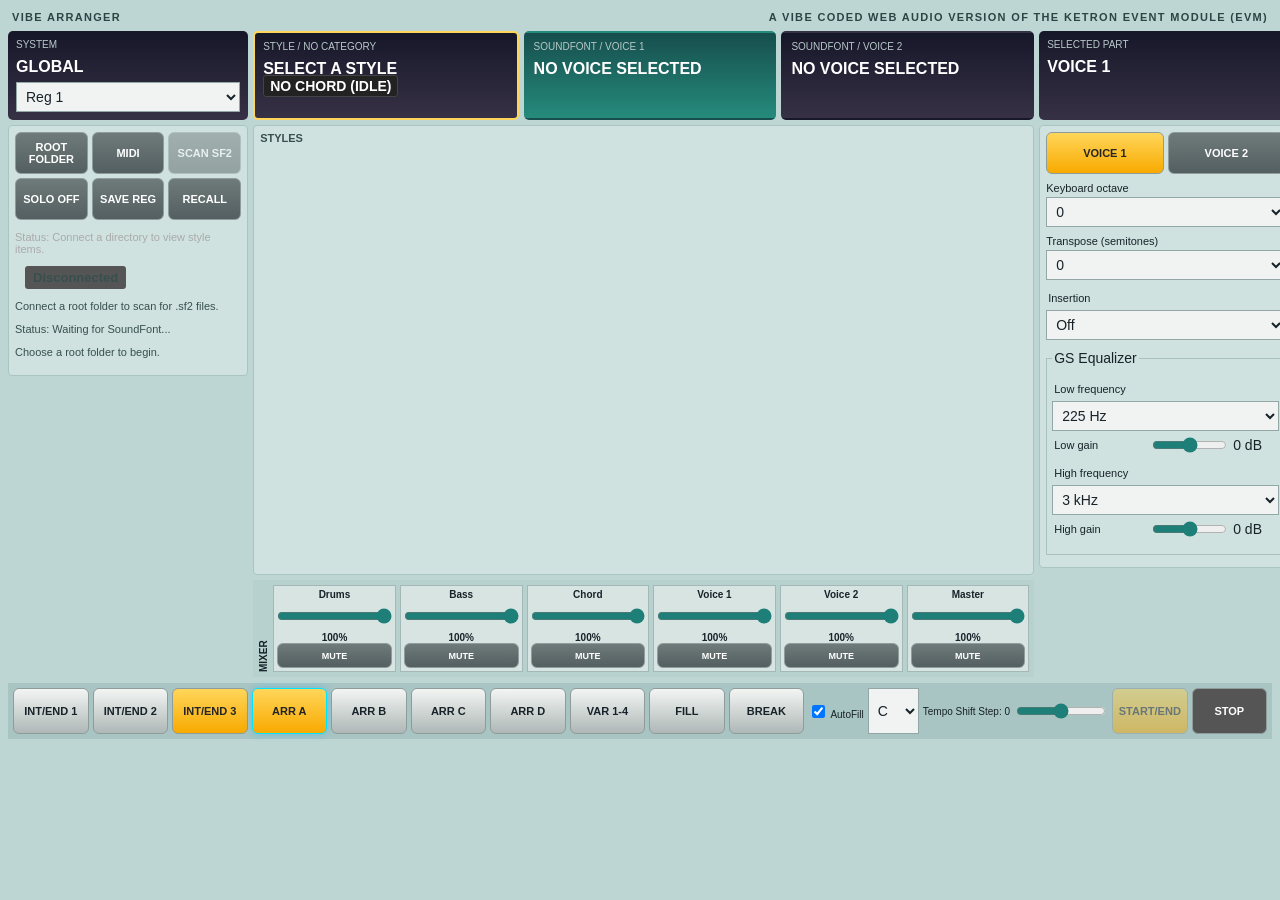
<file: index.html>
<!DOCTYPE html>
<html lang="en">
<head>
    <meta charset="UTF-8">
    <title>Vibe Arranger</title>
	<link rel="icon" type="image/x-icon" href="./favicon.png"> 
	<link rel="manifest"   href="./web-manifest.json" />		
    <script type="importmap">
    {
        "imports": {
            "spessasynth_core": "./spessasynth/spessasynth_core.js",
            "fflate": "./spessasynth/fflate.js",
            "stb-vorbis": "./spessasynth/stb-vorbis.js"
        }
    }
    </script>	
    <link rel="stylesheet" href="./index.css">
    <link rel="stylesheet" href="./console.css">
</head>
<body>
    <h1>🎹 Vibe Arranger</h1>
    <p>A vibe coded web audio version of the Ketron Event Module (EVM)</p>

    <!-- STORAGE PICKER -->
    <div class="box">
        <h3>1. Connect Storage Folder</h3>
        <button id="btn-link-dir">Select Ketron Root Folder</button>
        <p id="txt-dir" style="color: #aaa;">Status: Connect a directory to view style items.</p>
        
        <div id="file-display" class="file-list" style="display:none;">
            <strong>Select a `.KST` File to Analyze:</strong>
            <div id="kst-items"></div>
        </div>
        <button class="btn-solo" id="btn-solo">SOLO OFF</button>		
        <button class="btn-neouke" id="btn-neouke">NeoUke</button>			
    </div>

    <!-- TARGET EXTRACTOR CONTROL -->
    <div class="box">
        <h3>2. KSHP Header Memory Assignment</h3>
        <button id="btn-parse" style="display:none" disabled>Inspect & Extract KSHP Block Boundaries</button>
        
        <div class="data-card">
            <div>⏱️ Native Track Tempo: <span id="out-tempo" class="highlight">-- BPM</span></div><br>
            <div>🥁 LiveDrum Subfolder Path: <span id="out-drum" class="highlight">--</span></div><br><br>
            <div>🎸 RealBass ARRA Subfolder Path: <span id="out-bass1" class="highlight">--</span></div>
            <div>🎸 RealBass ARRB Subfolder Path: <span id="out-bass2" class="highlight">--</span></div>
            <div>🎸 RealBass ARRC Subfolder Path: <span id="out-bass3" class="highlight">--</span></div>
            <div>🎸 RealBass ARRD Subfolder Path: <span id="out-bass4" class="highlight">--</span></div><br>
            <div>🎹 RealChord ARRA Subfolder Path: <span id="out-chord1" class="highlight">--</span></div>
            <div>🎹 RealChord ARRB Subfolder Path: <span id="out-chord2" class="highlight">--</span></div>
            <div>🎹 RealChord ARRC Subfolder Path: <span id="out-chord3" class="highlight">--</span></div>
            <div>🎹 RealChord ARRD Subfolder Path: <span id="out-chord4" class="highlight">--</span></div><br>
        </div>
    </div>
	
	<div class="box">
		<h3>3. Sound Font Synth</h3>
		<p>Choose a SoundFont from the connected root folder or upload one directly.</p>
		<button id="btn-scan-sf2" disabled>Scan Root for SoundFonts</button>
		<label for="sf2-picker">SoundFont:</label>
		<select id="sf2-picker" disabled><option value="">Scan the root folder first</option></select>
		<p id="sf2-scan-status" role="status">Connect a root folder to scan for .sf2 files.</p>
		
		<!-- File Input -->
		<input type="file" id="sf2-input" accept=".sf2">
		
		<!-- Note Play Trigger -->
		<button id="sf2-play-btn" disabled>Play Test Note (C4 Piano)</button>
		
		<!-- Status Readout -->
		<div id="status">Status: Waiting for SoundFont...</div>
	</div>	

    <!-- MIDI HARDWARE ENGINE HUB -->
    <div class="box">
        <h3>4. Hardware Connection</h3>
        <button id="btn-midi-init">Initialize Browser Web MIDI Drivers</button>
        <span id="midi-status" class="badge" style="background:#555;">Disconnected</span>
    </div>

    <div class="box">
        <h3>5. Pitch-Compensated Loop Sync Engine</h3>
        <label>Arranger Key: </label>
        <select id="ctrl-key">
            <option value="C">C</option><option value="C#">C#</option><option value="D">D</option>
            <option value="D#">D#</option><option value="E">E</option><option value="F">F</option>
            <option value="F#">F#</option><option value="G">G</option><option value="G#">G#</option>
            <option value="A">A</option><option value="A#">A#</option><option value="B">B</option>
        </select>
        
        <br><br>
        <label id="lbl-tempo">Tempo Shift Step: 0</label><br>
        <input type="range" id="ctrl-tempo" min="-6" max="6" value="0" step="1">

        <br><br>
        <button id="btn-play" style="background: #555; color: #fff;">START</button>
        <button id="btn-stop" style="background: #555; color: #fff;">STOP</button>
    </div>
	
    <!-- LIVE CHORD SCANNER MONITOR -->
    <div class="box">
        <h3>6. Full-Keyboard Arranger State</h3>
        <p>Play individual melody notes anywhere (lights up <span class="badge bg-melody">Green</span>). Strike a 3+ note chord voicing anywhere to drive accompaniment changes (lights up <span class="badge bg-chord">Red</span>).</p>
        
        <div class="data-card">
            <div>🎼 Detected Accompaniment Chord: <span id="out-chord" class="highlight">NO CHORD (IDLE)</span></div>
            <div style="margin-top: 8px;">💿 Target Loop Asset Mapping: <span id="out-asset" class="highlight">--</span></div>
        </div>

        <!-- VISUAL HARDWARE MONITOR LAYER -->
        <div class="kbd-matrix" id="virtual-keyboard"></div>
		
		<div class="data-card">
			<h3>🕹️ Arranger Style Variations</h3>
			<div class="variation-rack">
				<button class="btn-var active" onclick="setVariationLetter(0)">ARR A</button>
				<button class="btn-var" onclick="setVariationLetter(1)">ARR B</button>
				<button class="btn-var" onclick="setVariationLetter(2)">ARR C</button>
				<button class="btn-var" onclick="setVariationLetter(3)">ARR D</button>
				<button id="btn-arr-x" aria-pressed="false" onclick="toggleAltVariation()">VAR 1-4</button>
				<button id="btn-fil-x" onclick="playFillX()">FILL</button>
				<button id="btn-brk-x" onclick="playBreakX()">BREAK</button>
			</div>
			<p><label><input type="checkbox" checked id="auto-fill"> AutoFill</label></p>
		</div>			
    </div>
	
    <div class="box">
        <h3>7. Mixer</h3>
        <p>Track levels apply to live playback, including loop transitions and the SoundFont synth.</p>
        <div class="control-row"><label for="volume-drums">Drums</label><input id="volume-drums" type="range" min="0" max="100" value="100"><output id="level-drums">100%</output><button id="mute-drums" aria-pressed="false">Mute drums</button></div>
        <div class="control-row"><label for="volume-bass">Bass</label><input id="volume-bass" type="range" min="0" max="100" value="100"><output id="level-bass">100%</output><button id="mute-bass" aria-pressed="false">Mute bass</button></div>
        <div class="control-row"><label for="volume-chords">Chord</label><input id="volume-chords" type="range" min="0" max="100" value="100"><output id="level-chords">100%</output><button id="mute-chords" aria-pressed="false">Mute chord</button></div>
        <div class="control-row"><label for="volume-synth">Synth</label><input id="volume-synth" type="range" min="0" max="100" value="100"><output id="level-synth">100%</output><button id="mute-synth" aria-pressed="false">Mute synth</button></div>
        <div class="control-row"><label for="volume-master">Master</label><input id="volume-master" type="range" min="0" max="100" value="100"><output id="level-master">100%</output><button id="mute-master" aria-pressed="false">Mute master</button></div>
    </div>

    <div class="box">
        <h3>8. Synth Effects</h3>
        <p>One insertion effect at a time applies to the SoundFont synth, not the audio loops. Selecting Symphonic switches to XG mode; GS EQ is unavailable in that mode.</p>
        <div class="control-row">
            <label for="effect-type">Insertion</label>
            <select id="effect-type">
                <option value="0">Off</option>
                <option value="293">Tremolo</option><option value="294">Auto Pan</option>
                <option value="288">Phaser</option><option value="289">Auto Wah</option>
                <option value="290">Rotary Speaker</option><option value="symphonic">Symphonic (XG)</option>
                <option value="273">Distortion</option><option value="272">Overdrive</option>
            </select>
        </div>
        <fieldset id="gs-eq">
            <legend>GS Equalizer</legend>
            <div class="control-row"><label for="eq-low-frequency">Low frequency</label><select id="eq-low-frequency"><option value="0">225 Hz</option><option value="1">425 Hz</option></select><label for="eq-low-gain">Low gain</label><input id="eq-low-gain" type="range" min="-12" max="12" value="0"><output id="eq-low-output">0 dB</output></div>
            <div class="control-row"><label for="eq-high-frequency">High frequency</label><select id="eq-high-frequency"><option value="0">3 kHz</option><option value="1">6 kHz</option></select><label for="eq-high-gain">High gain</label><input id="eq-high-gain" type="range" min="-12" max="12" value="0"><output id="eq-high-output">0 dB</output></div>
        </fieldset>
    </div>

    <h3>System Output Log</h3>
    <div id="log-window" class="log">Engine waiting to initialize...</div>

	<script src="./console-layout.js"></script>
	<script type="module" src="./index.js"></script>
</body>
</html>
</file>
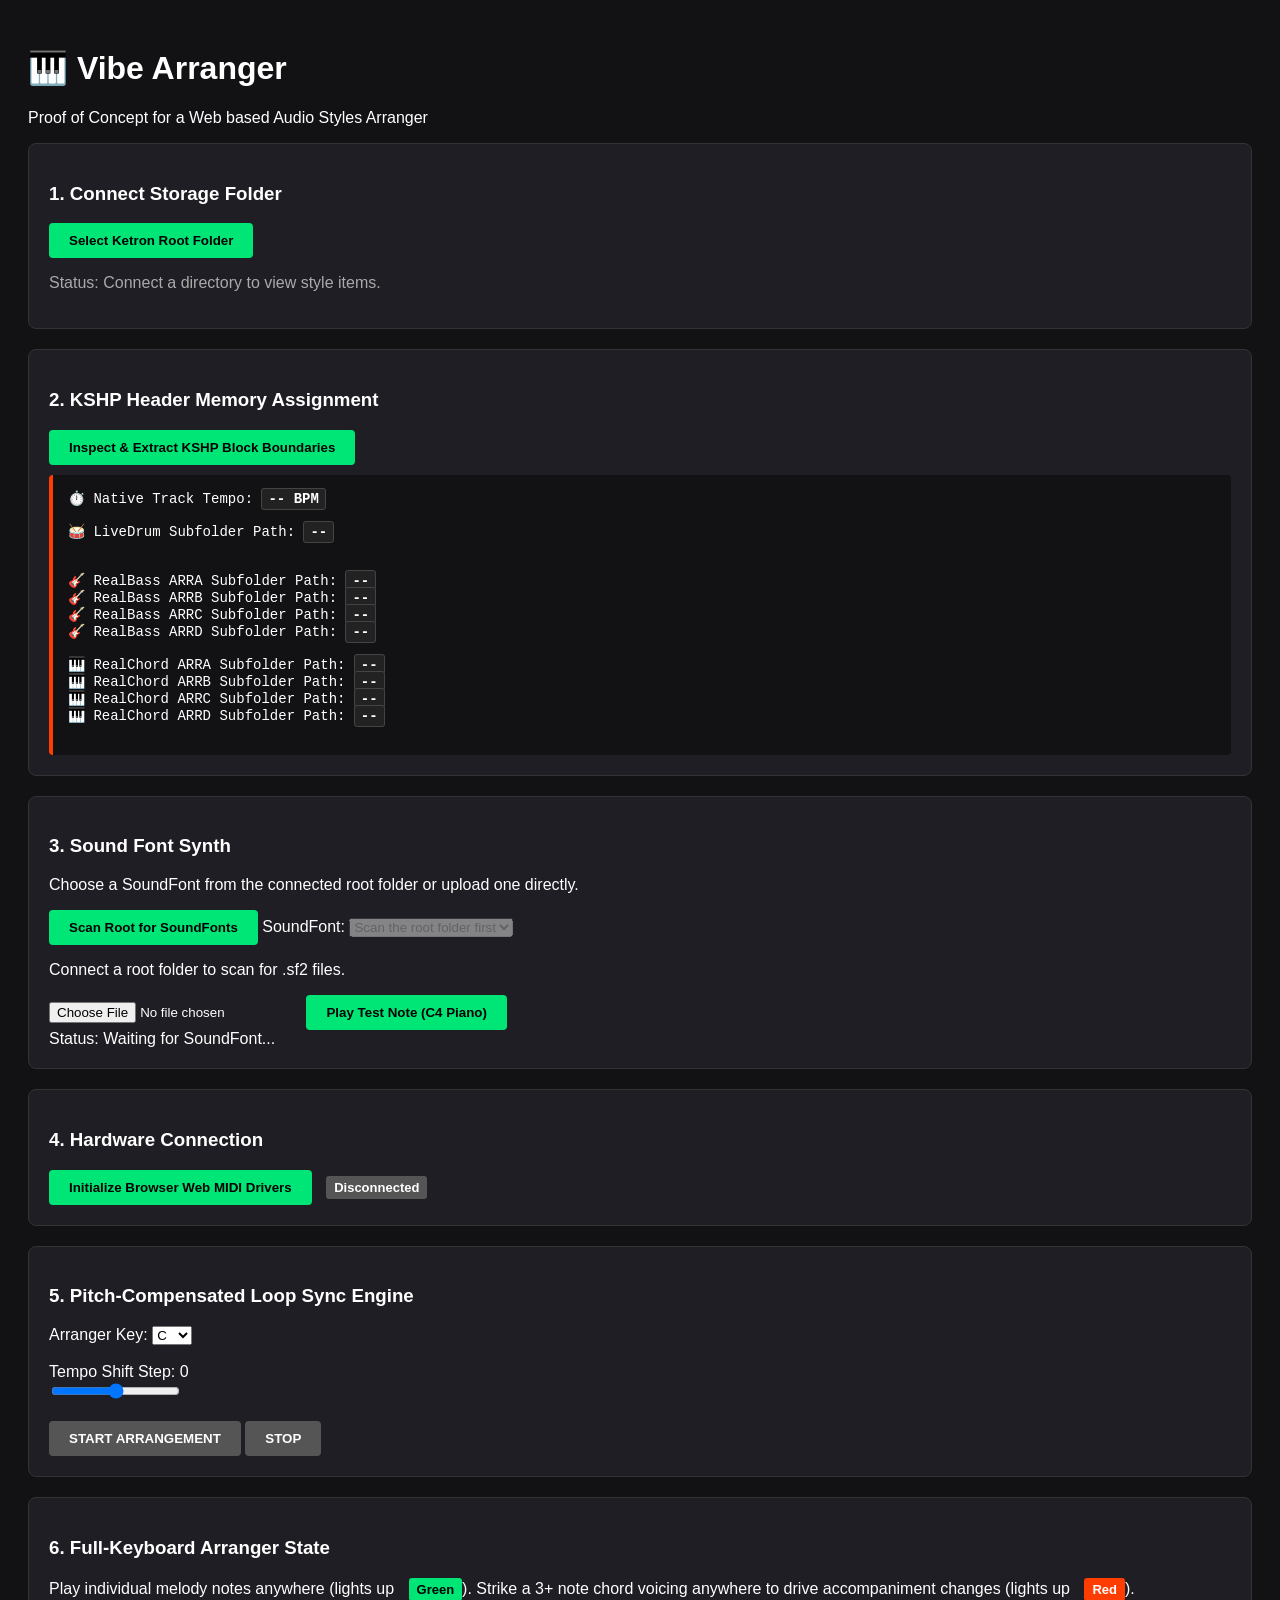
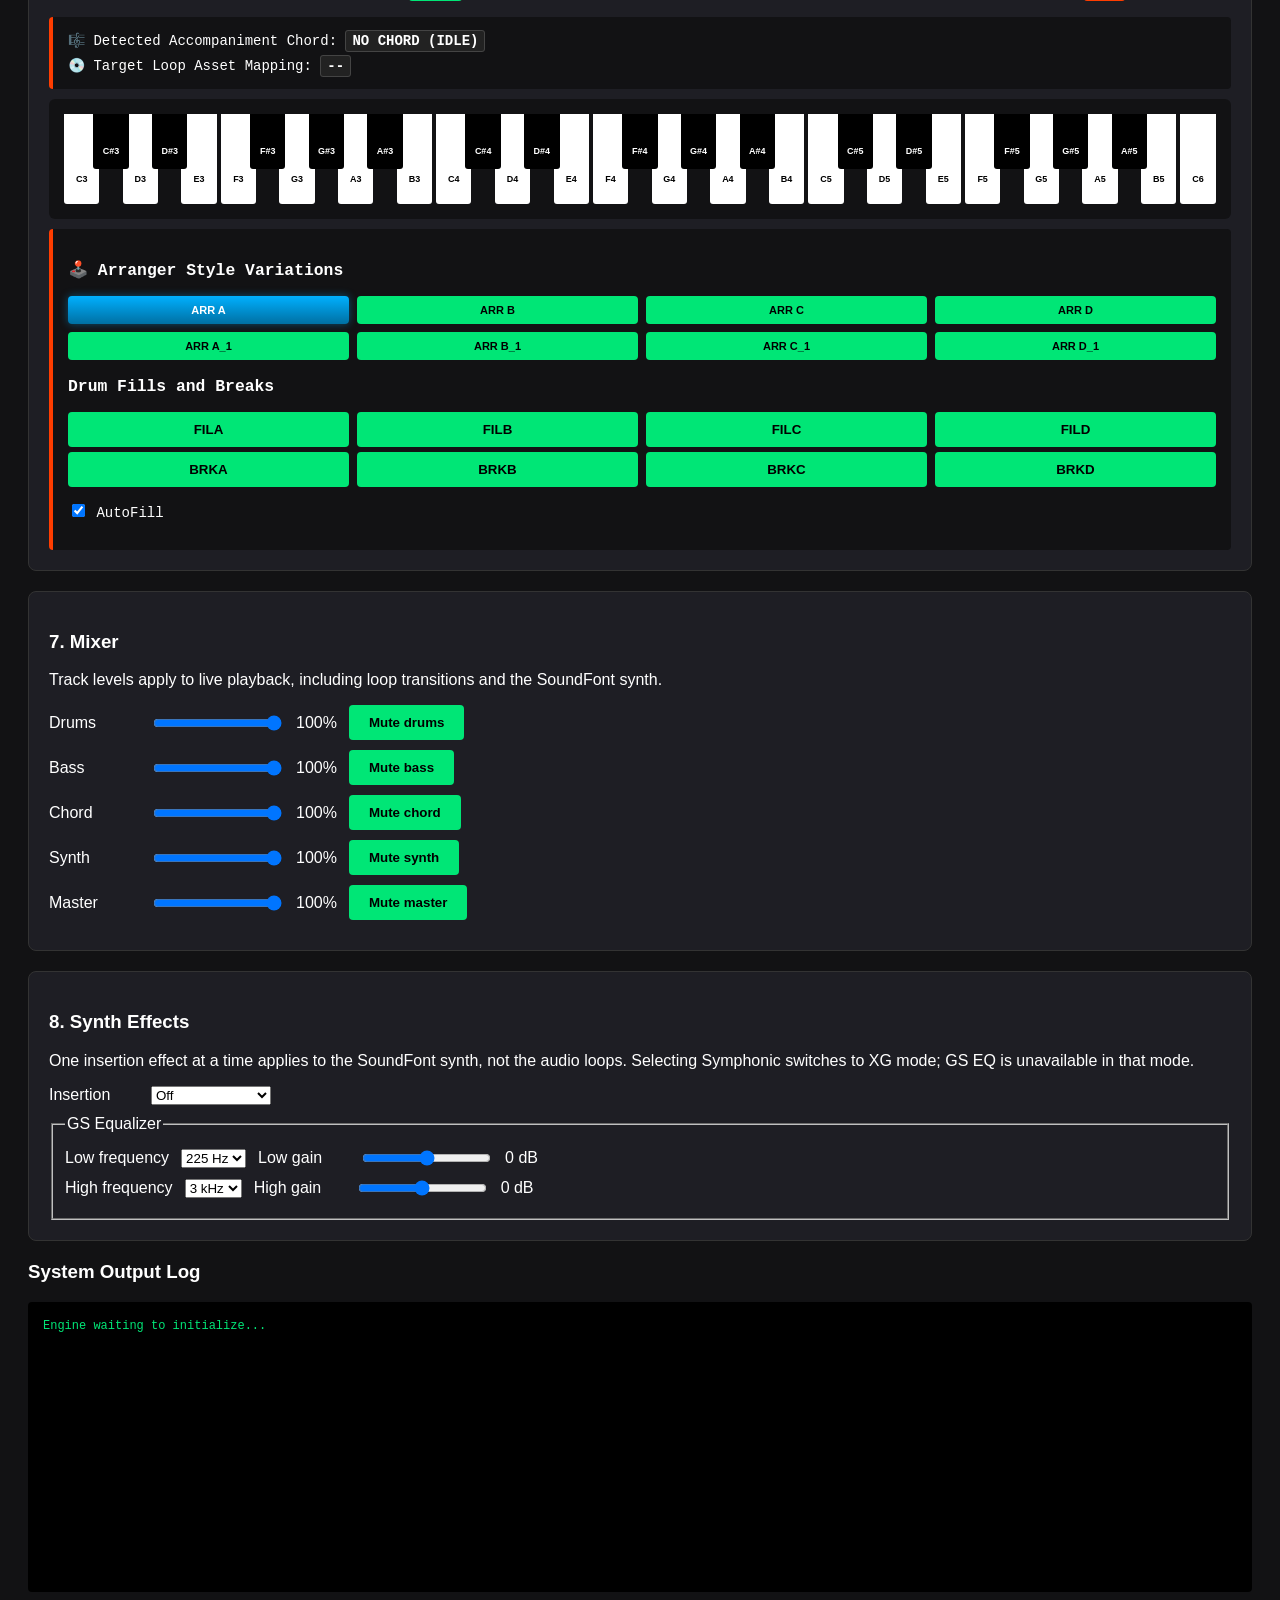
<file: debug.html>
<!DOCTYPE html>
<html lang="en">
<head>
    <meta charset="UTF-8">
    <title>VibeArranger</title>
	<link rel="icon" type="image/x-icon" href="./favicon.png"> 
	<link rel="manifest"   href="./web-manifest.json" />		
    <script type="importmap">
    {
        "imports": {
            "spessasynth_core": "./spessasynth/spessasynth_core.js",
            "fflate": "./spessasynth/fflate.js",
            "stb-vorbis": "./spessasynth/stb-vorbis.js"
        }
    }
    </script>	
    <style>
        body { background: #121214; color: #fff; font-family: sans-serif; padding: 20px; }
        .box { background: #1e1e24; padding: 20px; border-radius: 8px; margin-bottom: 20px; border: 1px solid #333; }
        button { background: #00e676; color: #000; font-weight: bold; padding: 10px 20px; border: none; border-radius: 4px; cursor: pointer; }
        .log { background: #000; color: #00e676; padding: 15px; font-family: monospace; border-radius: 4px; height: 260px; overflow-y: auto; font-size: 12px; line-height: 1.5; }
        .file-list { margin-top: 10px; background: #2a2a32; padding: 10px; border-radius: 4px; font-size: 13px; max-height: 150px; overflow-y: auto;}
        .genre-tag { color: #00e676; font-weight: bold; font-size: 11px; text-transform: uppercase; background: #121214; padding: 2px 6px; border-radius: 3px; margin-right: 5px;}
        .data-card { background: #121214; padding: 15px; border-radius: 4px; margin-top: 10px; border-left: 4px solid #00e676; font-family: monospace; }
        .highlight { color: #fff; font-weight: bold; background: #222; padding: 2px 6px; border-radius: 3px; border: 1px solid #444; }
        .hex-view { background: #050505; color: #aaa; padding: 10px; border-radius: 4px; font-size: 11px; max-height: 120px; overflow-y: auto; margin-top: 10px; }
        .kbd-matrix { display: flex; gap: 4px; background: #121214; padding: 15px; border-radius: 6px; margin-top: 10px; overflow-x: auto; }
        .key { flex: 1; min-width: 25px; height: 90px; background: #fff; color: #000; text-align: center; line-height: 130px; font-size: 9px; font-weight: bold; border-radius: 0 0 3px 3px; cursor: pointer; position: relative; }
        .key.black { background: #000; color: #fff; height: 55px; margin-right: -10px; margin-left: -10px; z-index: 2; min-width: 16px; line-height: 75px;}
        .key.active-melody { background: #00e676 !important; color: #000; }
        .key.active-chord { background: #ff3d00 !important; color: #fff; }
        .badge { display: inline-block; padding: 4px 8px; border-radius: 3px; font-size: 13px; font-weight: bold; margin-left: 10px; }
        .bg-chord { background: #ff3d00; color: #fff; }
        .bg-melody { background: #00e676; color: #000; }
        .data-card { background: #121214; padding: 15px; border-radius: 4px; margin-top: 10px; border-left: 4px solid #ff3d00; font-family: monospace; font-size: 14px; }
        .variation-rack {display: grid;  grid-template-columns: repeat(4, 1fr); gap: 8px; margin-top: 5px; }		
        .btn-var {font-size: 11px;  padding: 8px;  border-color: #333; }
        .btn-var.active {background: linear-gradient(180deg, #00b0ff 0%, #0070a3 100%); border-color: #00e5ff;  color: #fff; box-shadow: 0 0 8px rgba(0, 176, 255, 0.4);}    
        .control-row { display: flex; align-items: center; flex-wrap: wrap; gap: 12px; margin: 10px 0; }
        .control-row label { min-width: 90px; }
        button[aria-pressed="true"] { background: #ff7043; }
	</style>
</head>
<body>

    <h1>🎹 Vibe Arranger</h1>
    <p>Proof of Concept for a Web based Audio Styles Arranger</p>

    <!-- STORAGE PICKER -->
    <div class="box">
        <h3>1. Connect Storage Folder</h3>
        <button id="btn-link-dir">Select Ketron Root Folder</button>
        <p id="txt-dir" style="color: #aaa;">Status: Connect a directory to view style items.</p>
        
        <div id="file-display" class="file-list" style="display:none;">
            <strong>Select a `.KST` File to Analyze:</strong>
            <div id="kst-items"></div>
        </div>
    </div>

    <!-- TARGET EXTRACTOR CONTROL -->
    <div class="box">
        <h3>2. KSHP Header Memory Assignment</h3>
        <button id="btn-parse" disabled>Inspect & Extract KSHP Block Boundaries</button>
        
        <div class="data-card">
            <div>⏱️ Native Track Tempo: <span id="out-tempo" class="highlight">-- BPM</span></div><br>
            <div>🥁 LiveDrum Subfolder Path: <span id="out-drum" class="highlight">--</span></div><br><br>
            <div>🎸 RealBass ARRA Subfolder Path: <span id="out-bass1" class="highlight">--</span></div>
            <div>🎸 RealBass ARRB Subfolder Path: <span id="out-bass2" class="highlight">--</span></div>
            <div>🎸 RealBass ARRC Subfolder Path: <span id="out-bass3" class="highlight">--</span></div>
            <div>🎸 RealBass ARRD Subfolder Path: <span id="out-bass4" class="highlight">--</span></div><br>
            <div>🎹 RealChord ARRA Subfolder Path: <span id="out-chord1" class="highlight">--</span></div>
            <div>🎹 RealChord ARRB Subfolder Path: <span id="out-chord2" class="highlight">--</span></div>
            <div>🎹 RealChord ARRC Subfolder Path: <span id="out-chord3" class="highlight">--</span></div>
            <div>🎹 RealChord ARRD Subfolder Path: <span id="out-chord4" class="highlight">--</span></div><br>
        </div>
    </div>
	
	<div class="box">
		<h3>3. Sound Font Synth</h3>
		<p>Choose a SoundFont from the connected root folder or upload one directly.</p>
		<button id="btn-scan-sf2" disabled>Scan Root for SoundFonts</button>
		<label for="sf2-picker">SoundFont:</label>
		<select id="sf2-picker" disabled><option value="">Scan the root folder first</option></select>
		<p id="sf2-scan-status" role="status">Connect a root folder to scan for .sf2 files.</p>
		
		<!-- File Input -->
		<input type="file" id="sf2-input" accept=".sf2">
		
		<!-- Note Play Trigger -->
		<button id="sf2-play-btn" disabled>Play Test Note (C4 Piano)</button>
		
		<!-- Status Readout -->
		<div id="status">Status: Waiting for SoundFont...</div>
	</div>	

    <!-- MIDI HARDWARE ENGINE HUB -->
    <div class="box">
        <h3>4. Hardware Connection</h3>
        <button id="btn-midi-init">Initialize Browser Web MIDI Drivers</button>
        <span id="midi-status" class="badge" style="background:#555;">Disconnected</span>
    </div>

    <div class="box">
        <h3>5. Pitch-Compensated Loop Sync Engine</h3>
        <label>Arranger Key: </label>
        <select id="ctrl-key">
            <option value="C">C</option><option value="C#">C#</option><option value="D">D</option>
            <option value="D#">D#</option><option value="E">E</option><option value="F">F</option>
            <option value="F#">F#</option><option value="G">G</option><option value="G#">G#</option>
            <option value="A">A</option><option value="A#">A#</option><option value="B">B</option>
        </select>
        
        <br><br>
        <label id="lbl-tempo">Tempo Shift Step: 0</label><br>
        <input type="range" id="ctrl-tempo" min="-6" max="6" value="0" step="1">

        <br><br>
        <button id="btn-play" style="background: #555; color: #fff;">START ARRANGEMENT</button>
        <button id="btn-stop" style="background: #555; color: #fff;">STOP</button>
    </div>
	
    <!-- LIVE CHORD SCANNER MONITOR -->
    <div class="box">
        <h3>6. Full-Keyboard Arranger State</h3>
        <p>Play individual melody notes anywhere (lights up <span class="badge bg-melody">Green</span>). Strike a 3+ note chord voicing anywhere to drive accompaniment changes (lights up <span class="badge bg-chord">Red</span>).</p>
        
        <div class="data-card">
            <div>🎼 Detected Accompaniment Chord: <span id="out-chord" class="highlight">NO CHORD (IDLE)</span></div>
            <div style="margin-top: 8px;">💿 Target Loop Asset Mapping: <span id="out-asset" class="highlight">--</span></div>
        </div>

        <!-- VISUAL HARDWARE MONITOR LAYER -->
        <div class="kbd-matrix" id="virtual-keyboard"></div>
		
		<div class="data-card">
			<h3>🕹️ Arranger Style Variations</h3>
			<div class="variation-rack">
				<button class="btn-var active" onclick="setVariation(0)">ARR A</button>
				<button class="btn-var" onclick="setVariation(1)">ARR B</button>
				<button class="btn-var" onclick="setVariation(2)">ARR C</button>
				<button class="btn-var" onclick="setVariation(3)">ARR D</button>			
			</div>
			<div class="variation-rack" style="margin-top: 8px;">
				<button class="btn-var" onclick="setVariation(4)">ARR A_1</button>	
				<button class="btn-var" onclick="setVariation(5)">ARR B_1</button>			
				<button class="btn-var" onclick="setVariation(6)">ARR C_1</button>
				<button class="btn-var" onclick="setVariation(7)">ARR D_1</button>
			</div>
			<h3>Drum Fills and Breaks</h3>
			<div class="variation-rack">
				<button onclick="playDrumFill('FILA')">FILA</button>
				<button onclick="playDrumFill('FILB')">FILB</button>
				<button onclick="playDrumFill('FILC')">FILC</button>
				<button onclick="playDrumFill('FILD')">FILD</button>
			</div>
			<div class="variation-rack">
				<button onclick="playDrumFill('BRKA')">BRKA</button>
				<button onclick="playDrumFill('BRKB')">BRKB</button>
				<button onclick="playDrumFill('BRKC')">BRKC</button>
				<button onclick="playDrumFill('BRKD')">BRKD</button>
			</div>
			<p><label><input type="checkbox" checked id="auto-fill"> AutoFill</label></p>
		</div>			
    </div>
	
    <div class="box">
        <h3>7. Mixer</h3>
        <p>Track levels apply to live playback, including loop transitions and the SoundFont synth.</p>
        <div class="control-row"><label for="volume-drums">Drums</label><input id="volume-drums" type="range" min="0" max="100" value="100"><output id="level-drums">100%</output><button id="mute-drums" aria-pressed="false">Mute drums</button></div>
        <div class="control-row"><label for="volume-bass">Bass</label><input id="volume-bass" type="range" min="0" max="100" value="100"><output id="level-bass">100%</output><button id="mute-bass" aria-pressed="false">Mute bass</button></div>
        <div class="control-row"><label for="volume-chords">Chord</label><input id="volume-chords" type="range" min="0" max="100" value="100"><output id="level-chords">100%</output><button id="mute-chords" aria-pressed="false">Mute chord</button></div>
        <div class="control-row"><label for="volume-synth">Synth</label><input id="volume-synth" type="range" min="0" max="100" value="100"><output id="level-synth">100%</output><button id="mute-synth" aria-pressed="false">Mute synth</button></div>
        <div class="control-row"><label for="volume-master">Master</label><input id="volume-master" type="range" min="0" max="100" value="100"><output id="level-master">100%</output><button id="mute-master" aria-pressed="false">Mute master</button></div>
    </div>

    <div class="box">
        <h3>8. Synth Effects</h3>
        <p>One insertion effect at a time applies to the SoundFont synth, not the audio loops. Selecting Symphonic switches to XG mode; GS EQ is unavailable in that mode.</p>
        <div class="control-row">
            <label for="effect-type">Insertion</label>
            <select id="effect-type">
                <option value="0">Off</option>
                <option value="293">Tremolo</option><option value="294">Auto Pan</option>
                <option value="288">Phaser</option><option value="289">Auto Wah</option>
                <option value="290">Rotary Speaker</option><option value="symphonic">Symphonic (XG)</option>
                <option value="273">Distortion</option><option value="272">Overdrive</option>
            </select>
        </div>
        <fieldset id="gs-eq">
            <legend>GS Equalizer</legend>
            <div class="control-row"><label for="eq-low-frequency">Low frequency</label><select id="eq-low-frequency"><option value="0">225 Hz</option><option value="1">425 Hz</option></select><label for="eq-low-gain">Low gain</label><input id="eq-low-gain" type="range" min="-12" max="12" value="0"><output id="eq-low-output">0 dB</output></div>
            <div class="control-row"><label for="eq-high-frequency">High frequency</label><select id="eq-high-frequency"><option value="0">3 kHz</option><option value="1">6 kHz</option></select><label for="eq-high-gain">High gain</label><input id="eq-high-gain" type="range" min="-12" max="12" value="0"><output id="eq-high-output">0 dB</output></div>
        </fieldset>
    </div>

    <h3>System Output Log</h3>
    <div id="log-window" class="log">Engine waiting to initialize...</div>

	<script type="module">
		import { WorkletSynthesizer } from "./spessasynth/spessasynth_lib.js";
		import { MIDIUtils } from "spessasynth_core";

		const sf2Input = document.getElementById("sf2-input");
		const sf2PlayBtn = document.getElementById("sf2-play-btn");
		const statusDiv = document.getElementById("status");
		
		let synth = null;
        let audioCtx = null;
        let mixer = null;
        let workletModule = null;
        let soundFontQueue = Promise.resolve();
        let soundFontRequest = 0;
        let soundFontHandles = [];
        let scanRequest = 0;
        let synthEffectMode = null;

        const mixerState = Object.fromEntries(['drums', 'bass', 'chords', 'synth', 'master'].map(name => [name, { volume: 1, muted: false }]));
        function ensureMixer() {
            if (mixer) return mixer;
            mixer = {};
            for (const name of Object.keys(mixerState)) {
                mixer[name] = audioCtx.createGain();
                mixer[name].gain.value = mixerState[name].muted ? 0 : mixerState[name].volume;
            }
            mixer.master.connect(audioCtx.destination);
            for (const name of ['drums', 'bass', 'chords', 'synth']) mixer[name].connect(mixer.master);
            return mixer;
        }

        for (const name of Object.keys(mixerState)) {
            const slider = document.getElementById(`volume-${name}`);
            const mute = document.getElementById(`mute-${name}`);
            const update = () => {
                document.getElementById(`level-${name}`).textContent = `${Math.round(mixerState[name].volume * 100)}%`;
                mute.setAttribute('aria-pressed', String(mixerState[name].muted));
                if (mixer) mixer[name].gain.setValueAtTime(mixerState[name].muted ? 0 : mixerState[name].volume, audioCtx.currentTime);
            };
            slider.addEventListener('input', () => { mixerState[name].volume = Number(slider.value) / 100; update(); });
            mute.addEventListener('click', () => { mixerState[name].muted = !mixerState[name].muted; update(); });
        }

        function applySynthEffects(target) {
            const effect = document.getElementById('effect-type').value;
            const xg = effect === 'symphonic';
            document.getElementById('gs-eq').disabled = xg;
            if (!target) return;
            const mode = xg ? 'xg' : 'gs';
            if (synthEffectMode !== mode) {
                target.systemExclusive(xg ? MIDIUtils.xg(0, 0, 126, [0]) : MIDIUtils.gs(64, 0, 127, [0]));
                synthEffectMode = mode;
            }
            if (xg) {
                target.systemExclusive(MIDIUtils.xg(3, 0, 0, [0x44, 0]));
                target.systemExclusive(MIDIUtils.xg(3, 0, 12, [0]));
            } else {
                const type = Number(effect);
                target.systemExclusive(MIDIUtils.gs(64, 3, 0, [type >> 8, type & 127]));
                target.systemExclusive(MIDIUtils.gs(64, 0x41, 0x22, [type ? 1 : 0]));
                target.systemExclusive(MIDIUtils.gs(64, 0x41, 0x20, [1]));
                applyEqualizer(target);
            }
        }

        function applyEqualizer(target) {
            if (!target || document.getElementById('effect-type').value === 'symphonic') return;
            const values = [
                Number(document.getElementById('eq-low-frequency').value),
                Number(document.getElementById('eq-low-gain').value) + 64,
                Number(document.getElementById('eq-high-frequency').value),
                Number(document.getElementById('eq-high-gain').value) + 64
            ];
            values.forEach((value, address) => target.systemExclusive(MIDIUtils.gs(64, 2, address, [value])));
        }
        document.getElementById('effect-type').addEventListener('change', () => applySynthEffects(synth));
        for (const id of ['eq-low-frequency', 'eq-low-gain', 'eq-high-frequency', 'eq-high-gain']) {
            document.getElementById(id).addEventListener('input', () => {
                document.getElementById('eq-low-output').textContent = `${document.getElementById('eq-low-gain').value} dB`;
                document.getElementById('eq-high-output').textContent = `${document.getElementById('eq-high-gain').value} dB`;
                applyEqualizer(synth);
            });
        }

        function loadSoundFont(getFile) {
            const request = ++soundFontRequest;
            soundFontQueue = soundFontQueue.then(async () => {
                if (request !== soundFontRequest) return;
                let newSynth = null;
                statusDiv.innerText = "Status: Reading SoundFont...";
                sf2PlayBtn.disabled = true;
                try {
                const file = await getFile();
				const arrayBuffer = await file.arrayBuffer();
				if (!audioCtx) {
					audioCtx = new (window.AudioContext || window.webkitAudioContext)();
				}
                ensureMixer();
                if (!synth) {
                    if (!workletModule) workletModule = audioCtx.audioWorklet.addModule("./spessasynth/spessasynth_processor.min.js").catch(error => { workletModule = null; throw error; });
                    await workletModule;
                    newSynth = new WorkletSynthesizer(audioCtx, {coreUrl: "./spessasynth/spessasynth_core.js", fflateUrl: "./spessasynth/fflate.js", stbVorbisUrl: "./spessasynth/stb-vorbis.js"});
                    await newSynth.isReady;
                }
                const target = synth || newSynth;
                await target.soundBankManager.addSoundBank(arrayBuffer, 'selected-soundfont');
                synthEffectMode = null;
                applySynthEffects(target);
                if (newSynth) {
                    newSynth.connect(mixer.synth);
                    synth = newSynth;
                }
                if (request !== soundFontRequest) return;
				statusDiv.innerText = `Status: Ready! Loaded "${file.name}"`;
				sf2PlayBtn.disabled = false;
			} catch (error) {
                if (newSynth && newSynth !== synth) newSynth.destroy();
				console.error("Initialization Failed:", error);
                if (request === soundFontRequest) {
                    statusDiv.innerText = `SoundFont error: ${error.message}`;
                    sf2PlayBtn.disabled = !synth;
                }
			}
            });
            return soundFontQueue;
        }
		sf2Input.addEventListener("change", (event) => {
			const file = event.target.files[0];
			if (file) loadSoundFont(() => Promise.resolve(file));
		});

        document.getElementById('btn-scan-sf2').addEventListener('click', async () => {
            const root = rootDirHandle;
            if (!root) return;
            const request = ++scanRequest;
            const picker = document.getElementById('sf2-picker');
            const status = document.getElementById('sf2-scan-status');
            picker.disabled = true;
            status.textContent = 'Scanning for SoundFonts...';
            const found = [];
            async function scan(folder, path = '') {
                for await (const entry of folder.values()) {
                    const entryPath = path ? `${path}/${entry.name}` : entry.name;
                    if (entry.kind === 'directory') await scan(entry, entryPath);
                    else if (entry.kind === 'file' && /\.sf2$/i.test(entry.name)) found.push({ handle: entry, path: entryPath });
                }
            }
            try {
                await scan(root);
                if (request !== scanRequest || root !== rootDirHandle) return;
                found.sort((a, b) => a.path.localeCompare(b.path));
                soundFontHandles = found;
                picker.replaceChildren();
                const placeholder = document.createElement('option');
                placeholder.value = '';
                placeholder.textContent = found.length ? 'Select a SoundFont' : 'No SoundFonts found';
                picker.appendChild(placeholder);
                found.forEach((item, index) => {
                    const option = document.createElement('option');
                    option.value = String(index);
                    option.textContent = item.path;
                    picker.appendChild(option);
                });
                picker.disabled = !found.length;
                status.textContent = `Found ${found.length} SoundFont${found.length === 1 ? '' : 's'}.`;
            } catch (error) {
                if (request !== scanRequest || root !== rootDirHandle) return;
                soundFontHandles = [];
                status.textContent = `SoundFont scan failed: ${error.message}`;
                console.error('SoundFont scan failed:', error);
            }
        });
        document.getElementById('sf2-picker').addEventListener('change', event => {
            if (event.target.value === '') return;
            const item = soundFontHandles[Number(event.target.value)];
            if (item) loadSoundFont(() => item.handle.getFile());
        });

		sf2PlayBtn.addEventListener("click", async () => {
			if (!synth || !audioCtx) return;

			// Browser unlock mechanism
			if (audioCtx.state === "suspended") {
				await audioCtx.resume();
			}

			statusDiv.innerText = "Status: Playing Note C4...";
			
			synth.programChange(0, 0); 	// Set General MIDI channel settings: Program 0 = Acoustic Grand Piano					
			synth.noteOn(0, 60, 127);	// Attack: Note 60 = Middle C, 127 = Maximum Strike Velocity

			setTimeout(() => {
				synth.noteOff(0, 60);
				statusDiv.innerText = "Status: Note released.";
			}, 1200);
		});
	
		let variationRequested = false;
        let rootDirHandle = null;
        let styleDirHandle = null;
        let selectedStyleInfo = null;
		
		let currentChordRoot = null;
		let currentBassRoot = null;
		let currentChordType = null;
			
		let barDuration = null;
		let barStartTime = null;
		let currentVariation = 0;
		let currentDrumKey = null;
		let endingScheduled = false;
		let endingNode = null;
		
        let isPlaying = false;
        let activeSources = [];
		let tempo = 120;
		
        let midiAccess = null;
        let activeNotes = new Map(); // Tracks currently held keys: noteNum -> timestamp
        let chordAnalysisTimeout = null;

        const noteNames	 	= ["C", "C#", "D", "D#", "E", "F", "F#", "G", "G#", "A", "A#", "B"];
		const variations 	= ['ARRA', 'ARRB', 'ARRC', 'ARRD', 'ARRA_1', 'ARRB_1', 'ARRC_1', 'ARRD_1'];
		const fills 		= ['FILA', 'FILB', 'FILC', 'FILD'];
		const breaks 		= ['BRKA', 'BRKB', 'BRKC', 'BRKD'];			
		const intros 		= ['INT1', 'INT2', 'INT3'];
		const endings 		= ['END1', 'END2', 'END3'];		

        // Separate collections to preserve architectural clarity
        let loopAudioBuffers = {
            drums: {},
            bass: {}, 
            chords: {}
        };		

        function logger(msg) {
            const win = document.getElementById('log-window');
            win.innerHTML += `<div>[${new Date().toLocaleTimeString()}] ${msg}</div>`;
            win.scrollTop = win.scrollHeight;
        }

        document.getElementById('btn-link-dir').addEventListener('click', async () => {
            try {
                rootDirHandle = await window.showDirectoryPicker();
                scanRequest++;
                soundFontHandles = [];
                document.getElementById('btn-scan-sf2').disabled = false;
                const picker = document.getElementById('sf2-picker');
                picker.replaceChildren();
                const placeholder = document.createElement('option');
                placeholder.value = '';
                placeholder.textContent = 'Scan the root folder first';
                picker.appendChild(placeholder);
                picker.disabled = true;
                document.getElementById('sf2-scan-status').textContent = 'Scan the connected root folder for .sf2 files.';
                document.getElementById('txt-dir').innerText = `Linked: ${rootDirHandle.name}/`;
				
                if (!audioCtx) {
                    audioCtx = new (window.AudioContext || window.webkitAudioContext)();
                    logger("Native AudioContext generated successfully.");
                }				
                
                try {
                    styleDirHandle = await rootDirHandle.getDirectoryHandle('USER_STYLE', { create: false });
                    logger("Opened '/USER_STYLE' root hierarchy successfully.");
                    
                    document.getElementById('kst-items').innerHTML = "";
                    let totalFiles = await scanStyleFolderDeep(styleDirHandle);
                    
                    if (totalFiles > 0) {
                        document.getElementById('file-display').style.display = "block";
                    } else {
                        logger("No real `.kst` files detected. Building a structural mock file for layout testing.");
                        injectStructuredMockKst();
                    }
                } catch(e) {
                    logger("CRITICAL: Missing structural '/USER_STYLE' folder entry.");
                }
            } catch (err) {
                logger(`Access Refused: ${err.message}`);
            }
        });

        async function scanStyleFolderDeep(folderHandle, currentPath = "") {
            let count = 0;
            const container = document.getElementById('kst-items');

            for await (const entry of folderHandle.values()) {
                if (entry.kind === 'directory') {
                    const subPath = currentPath ? `${currentPath}/${entry.name}` : entry.name;
                    const nextHandle = await folderHandle.getDirectoryHandle(entry.name);
                    count += await scanStyleFolderDeep(nextHandle, subPath);
                } else if (entry.kind === 'file' && entry.name.toLowerCase().endsWith('.kst')) {
                    count++;
                    const div = document.createElement('div');
                    div.style.padding = "6px"; div.style.cursor = "pointer"; div.style.borderBottom = "1px solid #444";
                    const genre = currentPath || "Root";
                    div.innerHTML = `<span class="genre-tag">${genre}</span> 📄 ${entry.name}`;
                    div.onclick = () => {
                        selectedStyleInfo = { handle: entry, path: genre, name: entry.name };
                        highlightSelection(div);
                    };
                    container.appendChild(div);
                }
            }
            return count;
        }

        function injectStructuredMockKst() {
            document.getElementById('file-display').style.display = "block";
            const container = document.getElementById('kst-items');
            const div = document.createElement('div');
            div.style.padding = "6px"; div.style.cursor = "pointer";
            div.innerHTML = `<span class="genre-tag">Ballad</span> 📄 CustomGuitars.kst (Simulation Mode)`;
            div.onclick = () => {
                selectedStyleInfo = { synthetic: true, name: "CustomGuitars.kst", path: "Ballad" };
                highlightSelection(div);
            };
            container.appendChild(div);
        }

        function highlightSelection(el) {
            Array.from(document.getElementById('kst-items').children).forEach(c => c.style.background = "transparent");
            el.style.background = "#2a4a32";
            document.getElementById('btn-parse').disabled = false;
            logger(`Target file targeted: ${selectedStyleInfo.name}`);
        }

        document.getElementById('btn-parse').addEventListener('click', async () => {
            if (!selectedStyleInfo) return;
            logger(`Reading file buffer bytes from: ${selectedStyleInfo.name}...`);
            
            let buffer;
            if (selectedStyleInfo.synthetic) {
                buffer = createStructuredKetronBinary();
            } else {
                const file = await selectedStyleInfo.handle.getFile();
                buffer = await file.arrayBuffer();
            }
			
			loopAudioBuffers = {drums: {},	bass: {}, chords: {}};			
            
            executeFixedBlockKshpParse(buffer);
        });

        async function executeFixedBlockKshpParse(buffer) {
            const view = new DataView(buffer);
            logger(`Data Payload Loaded: ${buffer.byteLength} total bytes.`);

            let extractedBpm = 120;
            for (let i = 0; i < buffer.byteLength - 6; i++) {
                if (view.getUint8(i) === 0xFF && view.getUint8(i+1) === 0x51 && view.getUint8(i+2) === 0x03) {
                    const microSecs = (view.getUint8(i+3) << 16) | (view.getUint8(i+4) << 8) | view.getUint8(i+5);
                    extractedBpm = Math.round(60000000 / microSecs);
                    logger(`🎯 MIDI Tempo chunk verified. Extracted Base Speed: ${extractedBpm} BPM.`);
                    break;
                }
            }
			tempo = extractedBpm;

            logger("Extracting memory slot characters...");
			
            let drumFolder = "Not found";
            let bassFolder = ["Not found", "Not found", "Not found", "Not found"];
            let chordFolder = ["Not found", "Not found", "Not found", "Not found"];
			
			let origin = findStringInDecoderlessBuffer(buffer, "/media/USBACK/USER_MODELING/LiveDrum/");
			
			if (origin) {
				drumFolder = getStringFromBuffer(buffer, origin + 37);
				for (let f in bassFolder) bassFolder[f] = getStringFromBuffer(buffer, origin + 2542 + (f * 80));	
				for (let f in chordFolder) chordFolder[f] = getStringFromBuffer(buffer, origin + 3022 + (f * 80));
			}

            document.getElementById('out-tempo').innerText = `${extractedBpm} BPM`;
            document.getElementById('out-drum').innerText = `USER_MODELING/LiveDrum/${drumFolder}`;
			
            document.getElementById('out-bass1').innerText = `USER_MODELING/RealBass/${bassFolder[0]}`;
            document.getElementById('out-bass2').innerText = `USER_MODELING/RealBass/${bassFolder[1]}`;
            document.getElementById('out-bass3').innerText = `USER_MODELING/RealBass/${bassFolder[2]}`;
            document.getElementById('out-bass4').innerText = `USER_MODELING/RealBass/${bassFolder[3]}`;
			
            document.getElementById('out-chord1').innerText = `USER_MODELING/RealChord/${chordFolder[0]}`;
            document.getElementById('out-chord2').innerText = `USER_MODELING/RealChord/${chordFolder[1]}`;
            document.getElementById('out-chord3').innerText = `USER_MODELING/RealChord/${chordFolder[2]}`;
            document.getElementById('out-chord4').innerText = `USER_MODELING/RealChord/${chordFolder[3]}`;
			
            logger(`✅ Verification complete. Loop directory paths linked and ready.`);
			
			await scanAndLoadBuffers(drumFolder, bassFolder, chordFolder);
        }

        function createStructuredKetronBinary() {
            const buffer = new ArrayBuffer(400);
            const view = new DataView(buffer);
            const encoder = new TextEncoder();

            view.setUint8(20, 0xFF); view.setUint8(21, 0x51); view.setUint8(22, 0x03);
            view.setUint8(23, 0x07); view.setUint8(24, 0xA1); view.setUint8(25, 0x20);

            const targetKshpStart = 120;
            view.setUint8(targetKshpStart, 0x4B);   
            view.setUint8(targetKshpStart+1, 0x53); 
            view.setUint8(targetKshpStart+2, 0x48); 
            view.setUint8(targetKshpStart+3, 0x50); 

            const mockDataString = "  RockGroove_V2   HeavyBass_E   CleanStrum_A  ";
            const encodedBytes = encoder.encode(mockDataString);
            
            for (let i = 0; i < encodedBytes.length; i++) {
                view.setUint8(targetKshpStart + 4 + i, encodedBytes[i]);
            }

            return buffer;
        }
		
		function getStringFromBuffer(buffer, offset, length = null, encoding = 'utf-8') {
		  const fullView = new Uint8Array(buffer);
		  let stringView;

		  if (length !== null) {
			// Approach A: Extract using a known, fixed length
			stringView = fullView.subarray(offset, offset + length);
		  } else {
			// Approach B: Read until a null-terminator (0x00) if length is unknown
			let end = offset;
			while (end < fullView.length && fullView[end] !== 0) {
			  end++;
			}
			stringView = fullView.subarray(offset, end);
		  }

		  // Decode the specific subarray into a JavaScript string
		  return new TextDecoder(encoding).decode(stringView);
		}
				
		function findStringInDecoderlessBuffer(buffer, searchString) {
		  const view = new Uint8Array(buffer);
		  const encoder = new TextEncoder();
		  const searchBytes = encoder.encode(searchString); // Target sequence

		  if (searchBytes.length === 0) return -1;
		  if (searchBytes.length > view.length) return -1;

		  // Scan through the Uint8Array byte-by-byte
		  for (let i = 0; i <= view.length - searchBytes.length; i++) {
			let match = true;
			
			for (let j = 0; j < searchBytes.length; j++) {
			  if (view[i + j] !== searchBytes[j]) {
				match = false;
				break;
			  }
			}
			
			// If a full matching sequence is found, return the byte offset index
			if (match) return i; 
		  }

		  return -1; // Not found
		}

        async function scanAndLoadBuffers(drumFolder, bassFolders, chordFolders) {
            logger("Engine Populating......");   
			const playButton = document.querySelector("#btn-play");
			playButton.disabled = true;
			playButton.style.background = "#555"; 	

			const parts = drumFolder.split("_");
			const drumTempo = parseInt(parts[parts.length - 1]);
			
			if (!tempo || drumTempo != tempo){
				logger("Tempo mismatch!!! Using drums tempo " + drumTempo);   
				tempo = drumTempo;			
			}
			
			const instrument = ["drums", "bass", "chords"];
			let drumDirHandle, bassDirHandle, chordDirHandle;
			let userModelingHandle = await rootDirHandle.getDirectoryHandle('USER_MODELING', { create: false });	

			try {
				drumDirHandle = await userModelingHandle.getDirectoryHandle('LiveDrum', { create: false });	
			} catch (e) {
				logger("Missing LiveDrum folder or access/premissions issues - " + e); 
				return;
			}
			
			try {
				bassDirHandle = await userModelingHandle.getDirectoryHandle('RealBass', { create: false });	
			} catch (e) {
				logger("Missing RealBass folder or access/premissions issues - " + e); 
				return;
			}

			try {
				chordDirHandle = await userModelingHandle.getDirectoryHandle('RealChord', { create: false });
			} catch (e) {
				logger("Missing RealChord folder or access/premissions issues - " + e); 
				return;
			}			

			const folderHandles = [];
			
			try {						
				folderHandles[0] = [];
				folderHandles[0][0] = await drumDirHandle.getDirectoryHandle(drumFolder, { create: false });
			} catch (e) {
				logger("Missing drum style folder or access/premissions issues - " + e); 
				return;
			}				

			try {						
				folderHandles[1] = [];					
				for (const i in bassFolders) if (bassFolders[i] != "") folderHandles[1][i] = await bassDirHandle.getDirectoryHandle(bassFolders[i], { create: false });
			} catch (e) {
				logger("Missing bass style folders or access/premissions issues - " + e); 
				return;
			}				

			try {						
				folderHandles[2] = [];			
				for (const i in chordFolders) if (chordFolders[i] != "") folderHandles[2][i] = await chordDirHandle.getDirectoryHandle(chordFolders[i], { create: false });						
			} catch (e) {
				logger("Missing chord style folders or access/premissions issues - " + e); 
				return;
			}			
			
			for (const i in folderHandles) {
				const handles = folderHandles[i];
				
				for (const j in handles) {
					const folderHandle = handles[j];
					
					for await (const handle of folderHandle.values()) {
						const fileName = handle.name.toLowerCase();
						
						if (handle.kind === 'file' && fileName.endsWith('.wav')) {
							let keyName;
							
							if (i == 0) {
								keyName = handle.name.toUpperCase().split(".")[0];
							}
							else
							
							if (i == 1) {
								keyName = j + "_" + handle.name.toUpperCase().split(".")[0];
							}
							else
							
							if (i == 2) {
								keyName = j + "_" + handle.name.toUpperCase().split(".")[0];
							}	
							
							if (keyName) {
								let audioData = loopAudioBuffers[instrument[i]][keyName];	
								
								if (!audioData) {
									const file = await handle.getFile();
									const buffer = await file.arrayBuffer();								
									audioData = await audioCtx.decodeAudioData(buffer);
									loopAudioBuffers[instrument[i]][keyName] = audioData;									
								}
							}							
						}
					}	
				}
			}
			
			// check for missing intro and endings
			
			for (let v=0; v<4; v++) {
				let keyName;
				
				for (let c=0; c<12; c++) {
					keyName = v + "_BIN_MAJ_" + noteNames[c];
					if (!loopAudioBuffers["bass"][keyName]) loopAudioBuffers["bass"][keyName] = loopAudioBuffers["bass"][v + "_BMAJ_" + noteNames[c]];
					if (!loopAudioBuffers["bass"][keyName]) loopAudioBuffers["bass"][keyName] = loopAudioBuffers["bass"][v + "_BMAJ_" + noteNames[c]];	

					keyName = v + "_BIN_MIN_" + noteNames[c];
					if (!loopAudioBuffers["bass"][keyName]) loopAudioBuffers["bass"][keyName] = loopAudioBuffers["bass"][v + "_BMIN_" + noteNames[c]];
					if (!loopAudioBuffers["bass"][keyName]) loopAudioBuffers["bass"][keyName] = loopAudioBuffers["bass"][v + "_BMIN_" + noteNames[c]];	

					keyName = v + "_BEN_MAJ_" + noteNames[c];
					if (!loopAudioBuffers["bass"][keyName]) loopAudioBuffers["bass"][keyName] = loopAudioBuffers["bass"][v + "_BMAJ_" + noteNames[c]];
					if (!loopAudioBuffers["bass"][keyName]) loopAudioBuffers["bass"][keyName] = loopAudioBuffers["bass"][v + "_BMAJ_" + noteNames[c]];	

					keyName = v + "_BEN_MIN_" + noteNames[c];
					if (!loopAudioBuffers["bass"][keyName]) loopAudioBuffers["bass"][keyName] = loopAudioBuffers["bass"][v + "_BMIN_" + noteNames[c]];
					if (!loopAudioBuffers["bass"][keyName]) loopAudioBuffers["bass"][keyName] = loopAudioBuffers["bass"][v + "_BMIN_" + noteNames[c]];	

					// Chords
					
					keyName = v + "_IN_MAJ_" + noteNames[c];
					if (!loopAudioBuffers["chords"][keyName]) loopAudioBuffers["chords"][keyName] = loopAudioBuffers["chords"][v + "_MAJ_" + noteNames[c]];
					if (!loopAudioBuffers["chords"][keyName]) loopAudioBuffers["chords"][keyName] = loopAudioBuffers["chords"][v + "_MAJ_" + noteNames[c]];	

					keyName = v + "_IN_MIN_" + noteNames[c];
					if (!loopAudioBuffers["chords"][keyName]) loopAudioBuffers["chords"][keyName] = loopAudioBuffers["chords"][v + "_MIN_" + noteNames[c]];
					if (!loopAudioBuffers["chords"][keyName]) loopAudioBuffers["chords"][keyName] = loopAudioBuffers["chords"][v + "_MIN_" + noteNames[c]];	

					keyName = v + "_EN_MAJ_" + noteNames[c];
					if (!loopAudioBuffers["chords"][keyName]) loopAudioBuffers["chords"][keyName] = loopAudioBuffers["chords"][v + "_MAJ_" + noteNames[c]];
					if (!loopAudioBuffers["chords"][keyName]) loopAudioBuffers["chords"][keyName] = loopAudioBuffers["chords"][v + "_MAJ_" + noteNames[c]];	

					keyName = v + "_EN_MIN_" + noteNames[c];
					if (!loopAudioBuffers["chords"][keyName]) loopAudioBuffers["chords"][keyName] = loopAudioBuffers["chords"][v + "_MIN_" + noteNames[c]];
					if (!loopAudioBuffers["chords"][keyName]) loopAudioBuffers["chords"][keyName] = loopAudioBuffers["chords"][v + "_MIN_" + noteNames[c]];						
				}
			}

            logger("Engine populated. Ready to run arranger phase verification matrix.");
			playButton.disabled = false;
			playButton.style.background = "#ff3d00"; 		
        }		
    
        const tempoInput = document.getElementById('ctrl-tempo');
        const keyInput = document.getElementById('ctrl-key');

        tempoInput.addEventListener('input', (e) => {
            document.getElementById('lbl-tempo').innerText = `Tempo Shift Step: ${e.target.value}`;
            if (isPlaying && !endingScheduled) restartArrangerEngine();
        });
		
        keyInput.addEventListener('change', () => {
            if (isPlaying && !endingScheduled) restartArrangerEngine();
        });

        document.getElementById('btn-play').addEventListener('click', async (e) => {
            if (!audioCtx) return logger("Please click 'Link Folder' first.");
			
			if (isPlaying) {
				stopArrangerPlaybackChannels();				
			} else {
				if (audioCtx.state === "suspended") await audioCtx.resume();
				if (!hasBuffers([
					["drums", intros[2]],
					["bass", "0_BIN_MAJ_" + getMelodicKey()],
					["chords", "0_IN_MAJ_" + getMelodicKey()]
				])) return;
				isPlaying = true;
				e.target.innerHTML = "STOP ARRANGEMENT";
				e.target.style.background = "#00e676"; 				
				runArrangerPlaybackChannels();
			}
        });

        document.getElementById('btn-stop').addEventListener('click', stopArranger);

		function getMelodicKey() {
			const index = (noteNames.indexOf(keyInput.value) - parseInt(tempoInput.value, 10) + 12) % 12;
			return noteNames[index];
		}

		function hasBuffers(entries) {
			const missing = entries.filter(([type, key]) => !loopAudioBuffers[type][key]);
			if (missing.length) {
				logger(`Missing audio loops: ${missing.map(([type, key]) => `${type}/${key}`).join(", ")}`);
				return false;
			}
			return true;
		}

		function nextBarTime(now) {
			if (now < barStartTime) return barStartTime;
			return barStartTime + (Math.floor((now - barStartTime) / barDuration) + 1) * barDuration;
		}

		function scheduleDrumTransition(targetKey, fillKey = null) {
			if (!isPlaying || endingScheduled) {
				logger("Start the arranger before playing a fill, break, or variation.");
				return false;
			}
			const required = [["drums", targetKey]];
			if (fillKey) required.push(["drums", fillKey]);
			if (!hasBuffers(required)) return false;

			const now = audioCtx.currentTime;
			const boundary = nextBarTime(now);
			const rate = Math.pow(2, parseInt(tempoInput.value, 10) / 12);
			const fadeTime = Math.min(0.02, (boundary - now) / 2);

			// A new request replaces any drum sources already scheduled for a future bar.
			activeSources.filter(src => src.loopType === "drums").forEach(src => {
				if (src.startTime > now) {
					src.stop(now);
				} else if (fillKey) {
					src.gainNode.gain.cancelScheduledValues(now);
					src.gainNode.gain.setValueAtTime(src.gainNode.gain.value, now);
					src.gainNode.gain.linearRampToValueAtTime(0, now + fadeTime);
					src.stop(now + fadeTime);
				} else {
					src.stop(boundary);
				}
			});
			activeSources = activeSources.filter(src => src.loopType !== "drums" || src.startTime <= now);

			if (fillKey) {
				const buffer = loopAudioBuffers.drums[fillKey];
				const remaining = (boundary - now) * rate;
				const offset = (buffer.duration - remaining % buffer.duration) % buffer.duration;
				const fill = triggerLoopNode("drums", buffer, rate, now, fadeTime, offset);
				fill.stop(boundary);
				activeSources.push(fill);
			}
			activeSources.push(triggerLoopNode("drums", loopAudioBuffers.drums[targetKey], rate, boundary, 0));
			return true;
		}

		window.playDrumFill = function(key) {
			if (scheduleDrumTransition(currentDrumKey, key)) logger(`Playing drum ${key}.`);
		};

		function updateVariationButtons() {
			document.querySelectorAll('.btn-var').forEach((btn, index) => {
				btn.classList.toggle('active', index === currentVariation);
			});
		}

		function changeStyleChord(detectedType, detectedRoot, detectedBass) {
			
			if (!isPlaying || endingScheduled) {
			  return;
			}
				
			if (currentChordType == detectedType && currentChordRoot == detectedRoot && currentBassRoot == detectedBass && !variationRequested) {
				return;
			}

			variationRequested = false;		// need to play same chord again if variation has changed
			
			currentChordType = detectedType;
			currentChordRoot = detectedRoot;
			currentBassRoot = detectedBass;

			const fadeTime = 0.1;
			const now = audioCtx.currentTime;	
			const newSources = [];
			
			activeSources.forEach(oldNode => 
			{
				if (oldNode.loopType == "drums") {
					newSources.push(oldNode);
					return;
				}

				const targetKey = keyInput.value;				
				const tempoStep = parseInt(tempoInput.value, 10);
				const rate = Math.pow(2, tempoStep / 12);
				const targetIndex = noteNames.indexOf(targetKey);
				
				let targetAssetIndex = (targetIndex - tempoStep + detectedRoot) % 12;
				if (targetAssetIndex < 0) targetAssetIndex += 12;
				
				let targetBassAssetIndex = (targetIndex - tempoStep + detectedBass) % 12;
				if (targetBassAssetIndex < 0) targetBassAssetIndex += 12;				
				
				let calculatedMelodicKey;

				if (oldNode.loopType == "bass") {				
					if (detectedType === "Maj") calculatedMelodicKey = (currentVariation % 4) + "_BMAJ_" + noteNames[targetBassAssetIndex];
					if (detectedType === "Min") calculatedMelodicKey = (currentVariation % 4) + "_BMIN_" + noteNames[targetBassAssetIndex];
					if (detectedType === "7th") calculatedMelodicKey = (currentVariation % 4) + "_BMAJ_" + noteNames[targetBassAssetIndex];
					if (detectedType === "Min7") calculatedMelodicKey = (currentVariation % 4) + "_BMIN_" + noteNames[targetBassAssetIndex];
					if (detectedType === "Sus2" || detectedType === "Sus4") calculatedMelodicKey = (currentVariation % 4) + "_BMAJ_" + noteNames[targetBassAssetIndex];
				}
				else 
				
				if (oldNode.loopType == "chords") {					
					if (detectedType === "Maj") calculatedMelodicKey = (currentVariation % 4) + "_MAJ_" + noteNames[targetAssetIndex];
					if (detectedType === "Min") calculatedMelodicKey = (currentVariation % 4) + "_MIN_" + noteNames[targetAssetIndex];
					if (detectedType === "7th") calculatedMelodicKey = (currentVariation % 4) + "_7TH_" + noteNames[targetAssetIndex];
					if (detectedType === "Min7") calculatedMelodicKey = (currentVariation % 4) + "_MIN_" + noteNames[targetAssetIndex];
					if (detectedType === "Sus2" || detectedType === "Sus4") calculatedMelodicKey = (currentVariation % 4) + "_SUS_" + noteNames[targetAssetIndex];
				}
				
				if (calculatedMelodicKey && hasBuffers([[oldNode.loopType, calculatedMelodicKey]])) {
					const buffer = loopAudioBuffers[oldNode.loopType][calculatedMelodicKey];
					const offset = ((now - barStartTime) * rate % buffer.duration + buffer.duration) % buffer.duration;
					oldNode.gainNode.gain.setValueAtTime(oldNode.gainNode.gain.value, now);
					oldNode.gainNode.gain.linearRampToValueAtTime(0, now + fadeTime);
					oldNode.stop(now + fadeTime + 0.1);
					const newNode = triggerLoopNode(oldNode.loopType, buffer, rate, now, fadeTime, offset);
					newSources.push(newNode);				
				} else newSources.push(oldNode);
			});	

			activeSources = newSources;
		}
		
        function runArrangerPlaybackChannels() {
            const targetKey = keyInput.value;
            const tempoStep = parseInt(tempoInput.value, 10);

            // Both tracks speed up/slow down identically to maintain rhythmic locking
            const rate = Math.pow(2, tempoStep / 12);
			const fadeTime = 0.1;

            // CALCULATE MELODIC SHIFT ONLY
            const targetIndex = noteNames.indexOf(targetKey);
            let targetAssetIndex = (targetIndex - tempoStep) % 12;
            if (targetAssetIndex < 0) targetAssetIndex += 12;
            const calculatedMelodicKey = noteNames[targetAssetIndex];

            logger(`[DRUMS] Streaming default master loop at speed multiplier: x${rate.toFixed(4)}`);
            logger(`[MELODIC] Root: ${targetKey} | Shift Offset: ${tempoStep} | Loading Asset Key: [${calculatedMelodicKey}]`);

            const startTime = audioCtx.currentTime + 0.03;
			barDuration = 4 * (60 / tempo) / rate;
			barStartTime = startTime;
			currentVariation = 0;
			currentDrumKey = intros[2];
			endingScheduled = false;
			currentChordType = currentChordRoot = currentBassRoot = null;
			updateVariationButtons();

            // Drums get the base drum asset file but still follow the rhythm playback rate
            activeSources.push(triggerLoopNode("drums", loopAudioBuffers.drums[intros[2]], rate, startTime, fadeTime));
            
            // Bass and Chords pull the counter-shifted pitch key files
            activeSources.push(triggerLoopNode("bass", loopAudioBuffers.bass["0_BIN_MAJ_" + calculatedMelodicKey], rate, startTime, fadeTime));
            activeSources.push(triggerLoopNode("chords", loopAudioBuffers.chords["0_IN_MAJ_" + calculatedMelodicKey], rate, startTime, fadeTime));
        }
		
        function stopArrangerPlaybackChannels() {
			if (endingScheduled) return;

			const playButton = document.querySelector("#btn-play");	
			playButton.style.background = "brown"; 	
			playButton.innerHTML = "STOPPING....";
			
            const targetKey = keyInput.value;
            const tempoStep = parseInt(tempoInput.value, 10);
            const rate = Math.pow(2, tempoStep / 12);
			const fadeTime = 0.1;

            const targetIndex = noteNames.indexOf(targetKey);
            let targetAssetIndex = (targetIndex - tempoStep) % 12;
            if (targetAssetIndex < 0) targetAssetIndex += 12;
            const calculatedMelodicKey = noteNames[targetAssetIndex];

			const drumBuffer = loopAudioBuffers.drums[endings[2]];
			if (!hasBuffers([
				["drums", endings[2]],
				["bass", "0_BEN_MAJ_" + calculatedMelodicKey],
				["chords", "0_EN_MAJ_" + calculatedMelodicKey]
			])) return;
			const startTime = nextBarTime(audioCtx.currentTime);
			endingScheduled = true;
			activeSources.forEach(src => src.stop(startTime));
			const drumNode = triggerLoopNode("drums", drumBuffer, rate, startTime, fadeTime, 0, false);
			endingNode = drumNode;
            activeSources.push(drumNode);
            
            // Bass and Chords pull the counter-shifted pitch key files
			const endTime = startTime + drumBuffer.duration / rate;
            const bassNode = triggerLoopNode("bass", loopAudioBuffers.bass["0_BEN_MAJ_" + calculatedMelodicKey], rate, startTime, fadeTime);
            const chordNode = triggerLoopNode("chords", loopAudioBuffers.chords["0_EN_MAJ_" + calculatedMelodicKey], rate, startTime, fadeTime);
			bassNode.stop(endTime);
			chordNode.stop(endTime);
			activeSources.push(bassNode, chordNode);
			drumNode.onended = () => {
				if (endingNode === drumNode) stopArranger();
			};
		}

        function triggerLoopNode(loopType, audioBuffer, rate, startTime, fadeTime, offset = 0, loop = true) {
            const src = audioCtx.createBufferSource();
			src.gainNode = audioCtx.createGain();
			src.connect(src.gainNode);			
            src.buffer = audioBuffer;
            src.loop = loop;
            src.playbackRate.setValueAtTime(rate, startTime);
            src.gainNode.connect(ensureMixer()[loopType]);
			src.gainNode.gain.setValueAtTime(0, startTime);			
			src.start(startTime, offset);
			src.gainNode.gain.linearRampToValueAtTime(1, startTime + fadeTime);			
			src.loopType = loopType;	
			src.startTime = startTime;
			src.onended = () => {
				activeSources = activeSources.filter(node => node !== src);
			};
            return src;
        }

        function stopArranger() {
            activeSources.forEach(src => { try { src.stop(); } catch(e){} });
            activeSources = [];

			endingScheduled = false;
			endingNode = null;
			isPlaying = false;	
			const playButton = document.querySelector("#btn-play");			
			playButton.innerHTML = "START ARRANGEMENT";
			playButton.style.background = "#ff3d00"; 			
            logger("Engine tracking stopped.");
        }

        function restartArrangerEngine() {
            activeSources.forEach(src => { try { src.stop(); } catch(e){} });
            activeSources = [];
			endingScheduled = false;
			endingNode = null;
            runArrangerPlaybackChannels();
        }
		
        function buildExtendedKeyboard() {
            const kbd = document.getElementById('virtual-keyboard');
            kbd.innerHTML = "";
            // Render 3 full octaves from Note 48 (C3) up to Note 84 (C6)
            for (let midiNote = 48; midiNote <= 84; midiNote++) {
                const name = noteNames[midiNote % 12];
                const isBlack = name.includes("#");
                
                const div = document.createElement('div');
                div.id = `note-${midiNote}`;
                div.className = isBlack ? "key black" : "key";
                div.innerText = `${name}${Math.floor(midiNote/12)-1}`;
                
                // Mouse interactions emulator for testing without physical controllers
                div.onmousedown = () => handleInputRouting(144, midiNote, 100);
                div.onmouseup = () => handleInputRouting(128, midiNote, 0);
                
                kbd.appendChild(div);
            }
        }		

        document.getElementById('btn-midi-init').addEventListener('click', async () => {
            if (!navigator.requestMIDIAccess) {
                logger("CRITICAL: Browser does not support Web MIDI. Use Chrome, Edge, or Opera.");
                return;
            }

            try {
                midiAccess = await navigator.requestMIDIAccess();
                const statusBadge = document.getElementById('midi-status');
                const inputs = midiAccess.inputs.values();
                let discovered = 0;

                for (let input of inputs) {
                    input.onmidimessage = (e) => {
                        const [status, note, velocity] = e.data;
                        handleInputRouting(status, note, velocity);
                    };
                    logger(`Successfully locked onto input device: [${input.name}]`);
                    discovered++;
                }

                if (discovered > 0) {
                    statusBadge.innerText = "Connected";
                    statusBadge.style.background = "#00e676";
                    statusBadge.style.color = "#000";
                } else {
                    statusBadge.innerText = "Virtual Mode Only";
                    statusBadge.style.background = "#ffb300";
                    logger("No hardware detected via USB. Click visual keys to test engine.");
                }
            } catch (err) {
                logger(`Driver load failure: ${err.message}`);
            }
        });

        function handleInputRouting(status, note, velocity) {
            const msgType = status & 0xF0;
            const isNoteOn = (msgType === 144 && velocity > 0);
            const isNoteOff = (msgType === 128 || (msgType === 144 && velocity === 0));

            if (isNoteOn) {
                if (synth && audioCtx.state === 'suspended') {
                    audioCtx.resume().catch(error => logger(`Audio resume failed: ${error.message}`));
                }
                activeNotes.set(note, performance.now());
                logger(`📥 [INPUT TRIGGER] Note: ${note} | Velocity: ${velocity} -> Forwarded instantly to Sampler Layer`);
                
                // Immediately trigger visualization update
                updateKeyVisual(note, 'melody');
				if (synth) synth.noteOn(0, note, velocity);

                // Queue microsecond time window evaluation to look for full harmonic shapes
                triggerChordEvaluationBuffer();
            } 
            else if (isNoteOff) {
                activeNotes.delete(note);
                updateKeyVisual(note, 'off');
                triggerChordEvaluationBuffer();
				if (synth) synth.noteOff(0, note);
            }
        }

        function triggerChordEvaluationBuffer() {
            clearTimeout(chordAnalysisTimeout);
            // 15ms window buffers individual human finger-strike execution deltas
            chordAnalysisTimeout = setTimeout(analyzeFullKeyboardHarmony, 15);
        }

		function analyzeFullKeyboardHarmony() {
			const outputChord = document.getElementById('out-chord');
			const outputAsset = document.getElementById('out-asset');

			if (activeNotes.size < 3) return;

			// Sort notes numerically to ensure notesArray[0] is always the absolute lowest physical bass note
			const notesArray = Array.from(activeNotes.keys()).sort((a, b) => a - b);
			
			let detectedRoot = notesArray[0];
			let detectedType = "Maj";
			let bestMatchWeight = -1;

			// Test each note in the cluster as a candidate root to handle inversions cleanly
			for (let candidateRoot of notesArray) {
				// Map all notes relative to this candidate root (0 - 11 values)
				const relativePitches = notesArray.map(n => (n - candidateRoot + 120) % 12);
				const bitmask = relativePitches.reduce((mask, p) => mask | (1 << p), 0);

				// Define standard chord signature maps using integer bitmasks
				const chordsTable = [
					{ type: "Maj", mask: (1<<0) | (1<<4) | (1<<7), weight: 3 },
					{ type: "Min", mask: (1<<0) | (1<<3) | (1<<7), weight: 3 },
					{ type: "Sus2", mask: (1<<0) | (1<<2) | (1<<7), weight: 3 },
					{ type: "Sus4", mask: (1<<0) | (1<<5) | (1<<7), weight: 3 },
					{ type: "7th", mask: (1<<0) | (1<<4) | (1<<7) | (1<<10), weight: 4 },
					{ type: "7th", mask: (1<<0) | (1<<4) | (1<<10), weight: 2.5 }, // Dominant 7th drop 5th
					{ type: "Min7", mask: (1<<0) | (1<<3) | (1<<7) | (1<<10), weight: 4 }
				];

				for (let chord of chordsTable) {
					if ((bitmask & chord.mask) === chord.mask) {
						if (chord.weight > bestMatchWeight) {
							bestMatchWeight = chord.weight;
							detectedRoot = candidateRoot;
							detectedType = chord.type;
						}
					}
				}
			}

			// Extract pitch classes (0-11) for the root and the actual lowest note held
			const rootPitchClass = detectedRoot % 12;
			const bassPitchClass = notesArray[0] % 12;

			const rootName = noteNames[rootPitchClass];
			const bassName = noteNames[bassPitchClass];
			
			// Determine the user-facing text representation
			let chordDisplayName = `${rootName} ${detectedType}`;
			if (rootPitchClass !== bassPitchClass) {
				chordDisplayName += ` / ${bassName}`; // Format as slash chord if inverted
			}

			// Map the parsed chord directly to the Ketron loop file asset naming architecture
			let assetSuffix = "Maj.wav";
			if (detectedType === "Min") assetSuffix = "Min.wav";
			if (detectedType === "7th") assetSuffix = "7th.wav";
			if (detectedType === "Min7") assetSuffix = "Min.wav"; // Map Min7 directly to your Minor loop block
			if (detectedType === "Sus2" || detectedType === "Sus4") assetSuffix = "Maj.wav"; // Map suspensions to Major fallback loop blocks

			// Update UI elements
			outputChord.innerText = chordDisplayName;
			outputAsset.innerText = `${rootName}_${assetSuffix}`; // Ketron assets still track the master chord root
			
			logger(`🎰 [ARRANGER MATCH] Voicing Found -> ${chordDisplayName} (Targeting asset: ${rootName}_${assetSuffix})`);

			notesArray.forEach(note => updateKeyVisual(note, 'chord'));
			changeStyleChord(detectedType, rootPitchClass, bassPitchClass); 
		}

        function updateKeyVisual(note, state) {
            const el = document.getElementById(`note-${note}`);
            if (!el) return;

            el.classList.remove('active-melody', 'active-chord');
            if (state === 'melody') el.classList.add('active-melody');
            if (state === 'chord') el.classList.add('active-chord');
        }

        window.setVariation = function(varNo) {
			const targetKey = variations[varNo];
			const fillKey = document.getElementById('auto-fill').checked ? fills[varNo % fills.length] : null;
			if (!scheduleDrumTransition(targetKey, fillKey)) return;
			currentVariation = varNo;
			currentDrumKey = targetKey;
			updateVariationButtons();
			variationRequested = true;
            logger(`Queued drum variation ${targetKey}${fillKey ? ` with ${fillKey}` : ""}.`);
        };
		
		buildExtendedKeyboard();
	</script>
</body>
</html>
</file>
<file: index.css>
body { background: #121214; color: #fff; font-family: sans-serif; padding: 20px; }
.box { background: #1e1e24; padding: 20px; border-radius: 8px; margin-bottom: 20px; border: 1px solid #333; }
button { background: #00e676; color: #000; font-weight: bold; padding: 10px 20px; border: none; border-radius: 4px; cursor: pointer; }
.log { background: #000; color: #00e676; padding: 15px; font-family: monospace; border-radius: 4px; height: 260px; overflow-y: auto; font-size: 12px; line-height: 1.5; }
.file-list { margin-top: 10px; background: #2a2a32; padding: 10px; border-radius: 4px; font-size: 13px; max-height: 150px; overflow-y: auto;}
.genre-tag { color: #00e676; font-weight: bold; font-size: 11px; text-transform: uppercase; background: #121214; padding: 2px 6px; border-radius: 3px; margin-right: 5px;}
.data-card { background: #121214; padding: 15px; border-radius: 4px; margin-top: 10px; border-left: 4px solid #00e676; font-family: monospace; }
.highlight { color: #fff; font-weight: bold; background: #222; padding: 2px 6px; border-radius: 3px; border: 1px solid #444; }
.hex-view { background: #050505; color: #aaa; padding: 10px; border-radius: 4px; font-size: 11px; max-height: 120px; overflow-y: auto; margin-top: 10px; }
.kbd-matrix { display: flex; gap: 4px; background: #121214; padding: 15px; border-radius: 6px; margin-top: 10px; overflow-x: auto; }
.key { flex: 1; min-width: 25px; height: 90px; background: #fff; color: #000; text-align: center; line-height: 130px; font-size: 9px; font-weight: bold; border-radius: 0 0 3px 3px; cursor: pointer; position: relative; }
.key.black { background: #000; color: #fff; height: 55px; margin-right: -10px; margin-left: -10px; z-index: 2; min-width: 16px; line-height: 75px;}
.key.active-melody { background: #00e676 !important; color: #000; }
.key.active-chord { background: #ff3d00 !important; color: #fff; }
.badge { display: inline-block; padding: 4px 8px; border-radius: 3px; font-size: 13px; font-weight: bold; margin-left: 10px; }
.bg-chord { background: #ff3d00; color: #fff; }
.bg-melody { background: #00e676; color: #000; }
.data-card { background: #121214; padding: 15px; border-radius: 4px; margin-top: 10px; border-left: 4px solid #ff3d00; font-family: monospace; font-size: 14px; }
.variation-rack {display: grid;  grid-template-columns: repeat(4, 1fr); gap: 8px; margin-top: 5px; }		
.btn-var {font-size: 11px;  padding: 8px;  border-color: #333; }
.btn-var.active {background: linear-gradient(180deg, #00b0ff 0%, #0070a3 100%); border-color: #00e5ff;  color: #fff; box-shadow: 0 0 8px rgba(0, 176, 255, 0.4);}  
.btn-solo {font-size: 11px;  padding: 8px;  border-color: #333; }
.btn-solo.active {background: linear-gradient(180deg, #00b0ff 0%, #0070a3 100%); border-color: #00e5ff;  color: #fff; box-shadow: 0 0 8px rgba(0, 176, 255, 0.4);} 		
.control-row { display: flex; align-items: center; flex-wrap: wrap; gap: 12px; margin: 10px 0; }
.control-row label { min-width: 90px; }
button[aria-pressed="true"] { background: #ff7043; }
</file>
<file: console.css>
* { box-sizing: border-box; }
body { margin: 0; padding: 8px; background: #bed6d3; color: #172229; font: 14px Arial, sans-serif; }
body > h1, body > p, body > .box, body > h3, body > .log { display: none; }
button, select, input { font: inherit; }
button { cursor: pointer; }
button:disabled, select:disabled { opacity: .48; cursor: not-allowed; }
.console { min-width: 760px; max-width: 1400px; margin: auto; }
.topline { display: flex; justify-content: space-between; align-items: center; padding: 3px 4px 8px; color: #2c4445; font-size: 11px; font-weight: bold; letter-spacing: .12em; }
.console-grid { display: grid; grid-template-columns: 19% 21% 20% 20% 20%; gap: 5px; }
.panel { min-width: 0; }
.panel-head { background: linear-gradient(#17172a, #373145); border-radius: 5px; min-height: 79px; padding: 8px; color: white; }
.panel-head small { display: block; color: #b7c8c8; font-size: 10px; text-transform: uppercase; margin-bottom: 8px; }
.panel-head strong { display: block; font-size: 16px; overflow: hidden; text-overflow: ellipsis; white-space: nowrap; }
.panel-head.teal { background: linear-gradient(#174e4d, #258b7c); }
.panel-body { margin-top: 5px; padding: 6px; background: #cfe2df; border: 1px solid #a9c5c2; border-radius: 4px; }
.console button { color: white; background: linear-gradient(#6f7a7a, #535f60); border: 1px solid #8e9c9b; border-radius: 6px; min-height: 42px; padding: 5px; font-size: 11px; font-weight: bold; text-transform: uppercase; }
.console button:hover:not(:disabled), .console button:focus-visible { filter: brightness(1.13); }
.console button.active, .console button[aria-pressed="true"], .console button.selected { background: linear-gradient(#ffd65a, #f8aa00); color: #252525; }
.action-grid { display: grid; grid-template-columns: repeat(3, 1fr); gap: 4px; }
.action-grid button { min-width: 0; }
.console select, .console input[type="file"] { width: 100%; background: #f0f3f1; color: #172229; border: 1px solid #92a7a6; padding: 5px; }
.console input[type="range"] { accent-color: #1d7f77; }
.status { font-size: 11px; overflow-wrap: anywhere; color: #37504e; }
.style-list, .patch-list { height: 245px; overflow-y: auto; }
.console .file-list { max-height: none; margin: 0; padding: 0; background: transparent; }
.console .file-list > strong { display: none; }
.style-list button, .patch-list button { width: 100%; text-align: left; text-transform: none; min-height: 34px; margin: 2px 0; background: linear-gradient(#f6f7f5, #ccd4d2); color: #182525; }
.style-list button.selected, .patch-list button.selected { background: linear-gradient(#287a6f, #14665e); color: white; }
.group-label { font-size: 10px; color: #4b6260; font-weight: bold; text-transform: uppercase; padding: 8px 3px 2px; }
.voice-tools { display: flex; gap: 4px; margin-bottom: 5px; }
.voice-tools button { flex: 1; }
.mixer { grid-column: 2 / 6; display: flex; align-items: stretch; gap: 4px; padding: 5px; background: #b7d1ce; }
.mixer-title { writing-mode: vertical-rl; transform: rotate(180deg); font-size: 10px; font-weight: bold; }
.channel { flex: 1; min-width: 0; text-align: center; background: #d7e4e2; border: 1px solid #a4b8b7; padding: 3px; }
.channel label, .channel output { display: block; font-size: 10px; font-weight: bold; }
.channel input { width: 100%; margin: 8px 0; }
.channel button { width: 100%; min-height: 25px; font-size: 9px; }
.toolbar { display: flex; flex-wrap: wrap; gap: 4px; margin-top: 6px; padding: 5px; background: #a9c5c3; }
.toolbar button { flex: 1; min-width: 55px; min-height: 46px; background: linear-gradient(#f3f5f3, #aeb8b6); color: #172229; }
.toolbar .btn-var.active, .toolbar #btn-play { background: linear-gradient(#ffd65a, #f8aa00) !important; color: #222 !important; }
.toolbar label { font-size: 10px; align-self: center; }
.toolbar select { width: auto; }
.toolbar input[type="range"] { width: 90px; }
.console details { margin-top: 6px; background: #d4e5e2; padding: 7px; }
.console summary { cursor: pointer; font-weight: bold; }
.console .data-card { padding: 8px; overflow-wrap: anywhere; }
.console .data-card .highlight { color: #172229; background: transparent; border: 0; }
.console .kbd-matrix { display: flex; gap: 2px; background: #1c2929; padding: 6px; overflow-x: auto; }
.console .key { flex: 1; min-width: 22px; height: 75px; background: white; color: black; text-align: center; padding-top: 55px; font-size: 9px; cursor: pointer; }
.console .key.black { background: #222; color: white; min-width: 15px; height: 48px; margin: 0 -7px; z-index: 1; padding-top: 30px; }
.console .key.active-melody { background: #69d7a4; }
.console .key.active-chord { background: #f6a84b; }
.console .log { height: 130px; overflow: auto; background: #182322; color: #bfe0d1; font: 11px monospace; padding: 6px; }
.voice-settings label { display: block; font-size: 11px; margin: 8px 0 3px; }
.voice-settings fieldset { border: 1px solid #aac2bf; margin: 6px 0; padding: 5px; }
.voice-settings .control-row { display: flex; align-items: center; gap: 4px; flex-wrap: wrap; }
.voice-settings .control-row label { margin: 2px; }
.voice-settings .control-row input { width: 75px; }
@media (max-width: 800px) { body { overflow-x: auto; } }
.console-grid { grid-template-columns: 19% 21% 20% 20% 20%; grid-template-rows: auto 1fr auto; }
.console-grid > .panel-head { grid-row: 1; }
.console-grid > .panel-head select { margin-top: 6px; }
.browse-head { cursor: pointer; border: 2px solid transparent; }
.browse-head.browsing { border-color: #ffd65a; }
.side-left, .side-right { grid-row: 2 / 4; margin-top: 0; align-self: start; }
.side-left { grid-column: 1; }
.side-right { grid-column: 5; }
.browser-area { grid-column: 2 / 5; grid-row: 2; margin-top: 0; min-height: 450px; }
.browser-title { font-size: 11px; font-weight: bold; text-transform: uppercase; color: #37504e; margin-bottom: 4px; }
.browser-area .style-list, .browser-area .patch-list { height: 400px; display: grid; grid-template-columns: repeat(auto-fill, minmax(190px, 1fr)); gap: 4px; align-content: start; }
.browser-area [hidden] { display: none !important; }
.browser-area .style-list button, .browser-area .patch-list button { margin: 0; }
.browser-area button.group { background: linear-gradient(#e6efe9, #b3c9c4); font-weight: bold; }
.browser-area button.back { grid-column: 1 / -1; background: linear-gradient(#6f7a7a, #535f60); color: white; }
.browser-area .file-list { display: contents; }
.mixer { grid-column: 2 / 5; grid-row: 3; }
#kst-items{display:contents}
</file>
